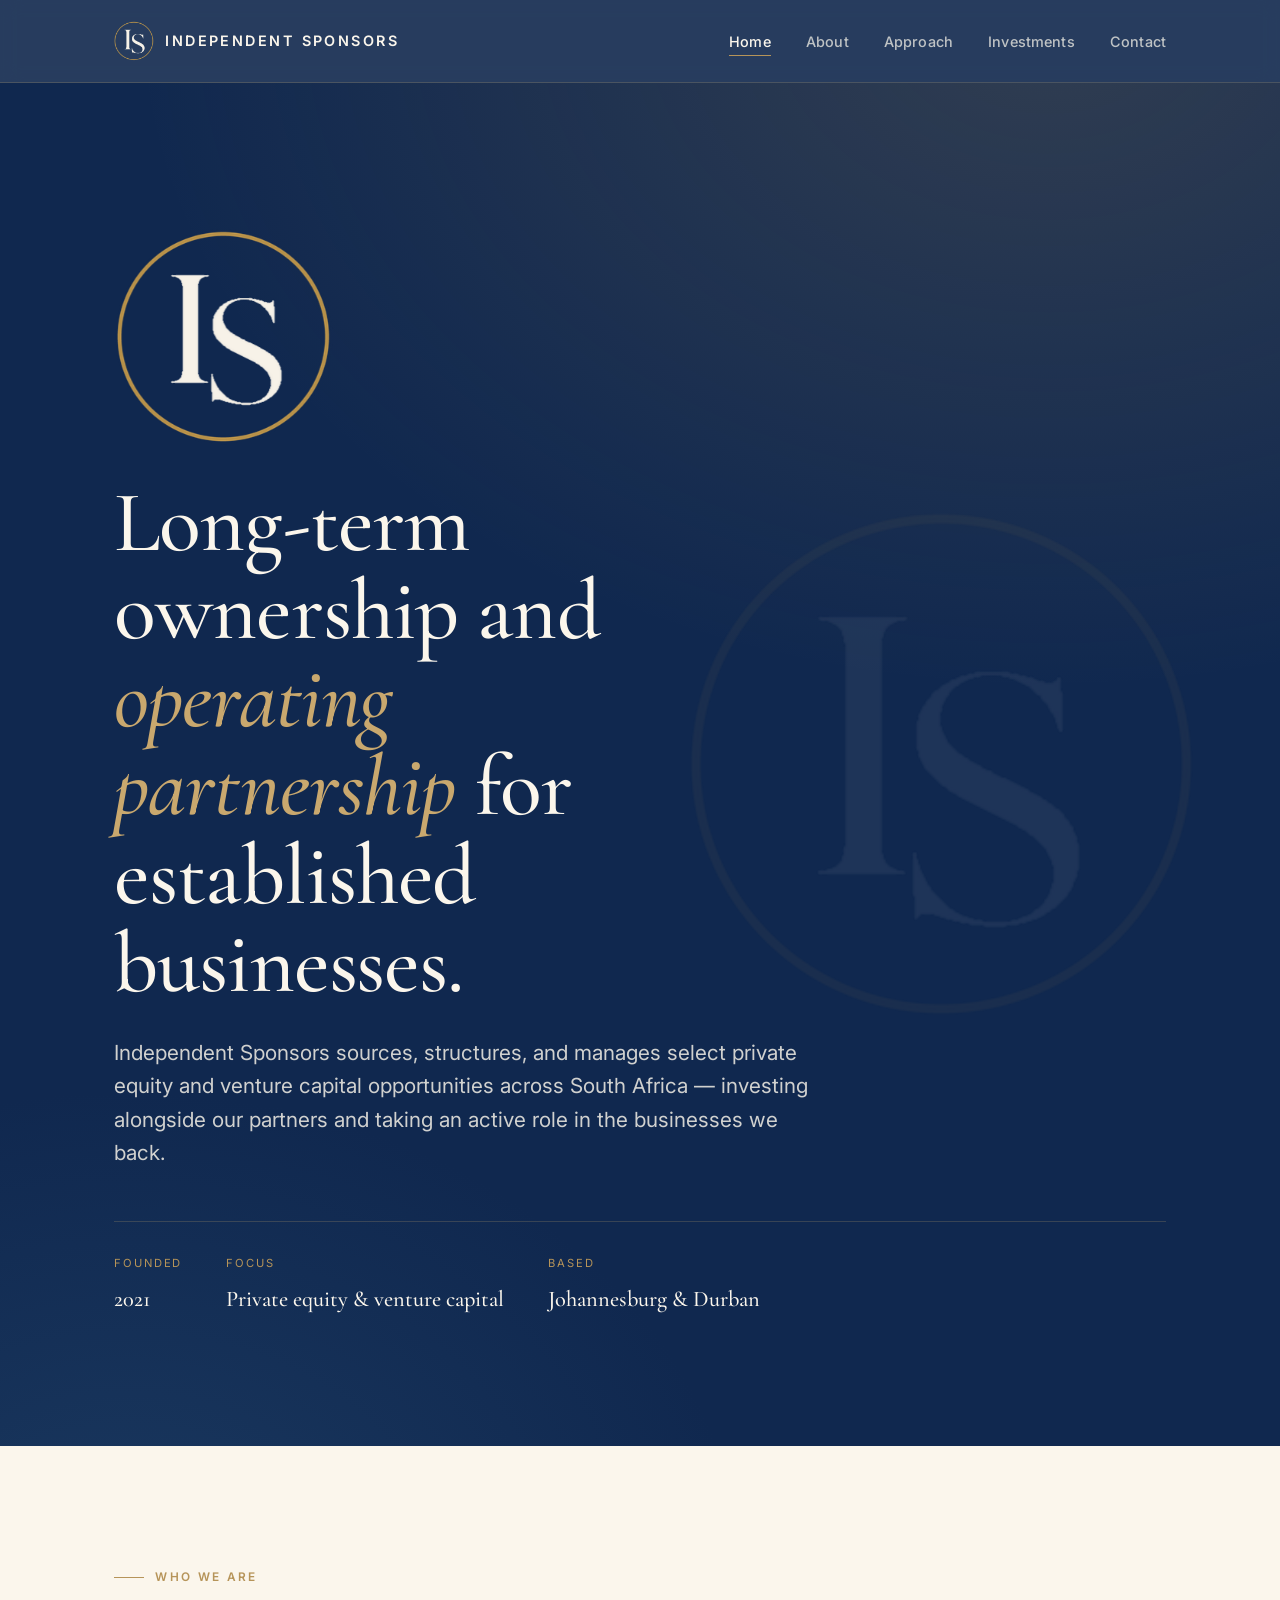
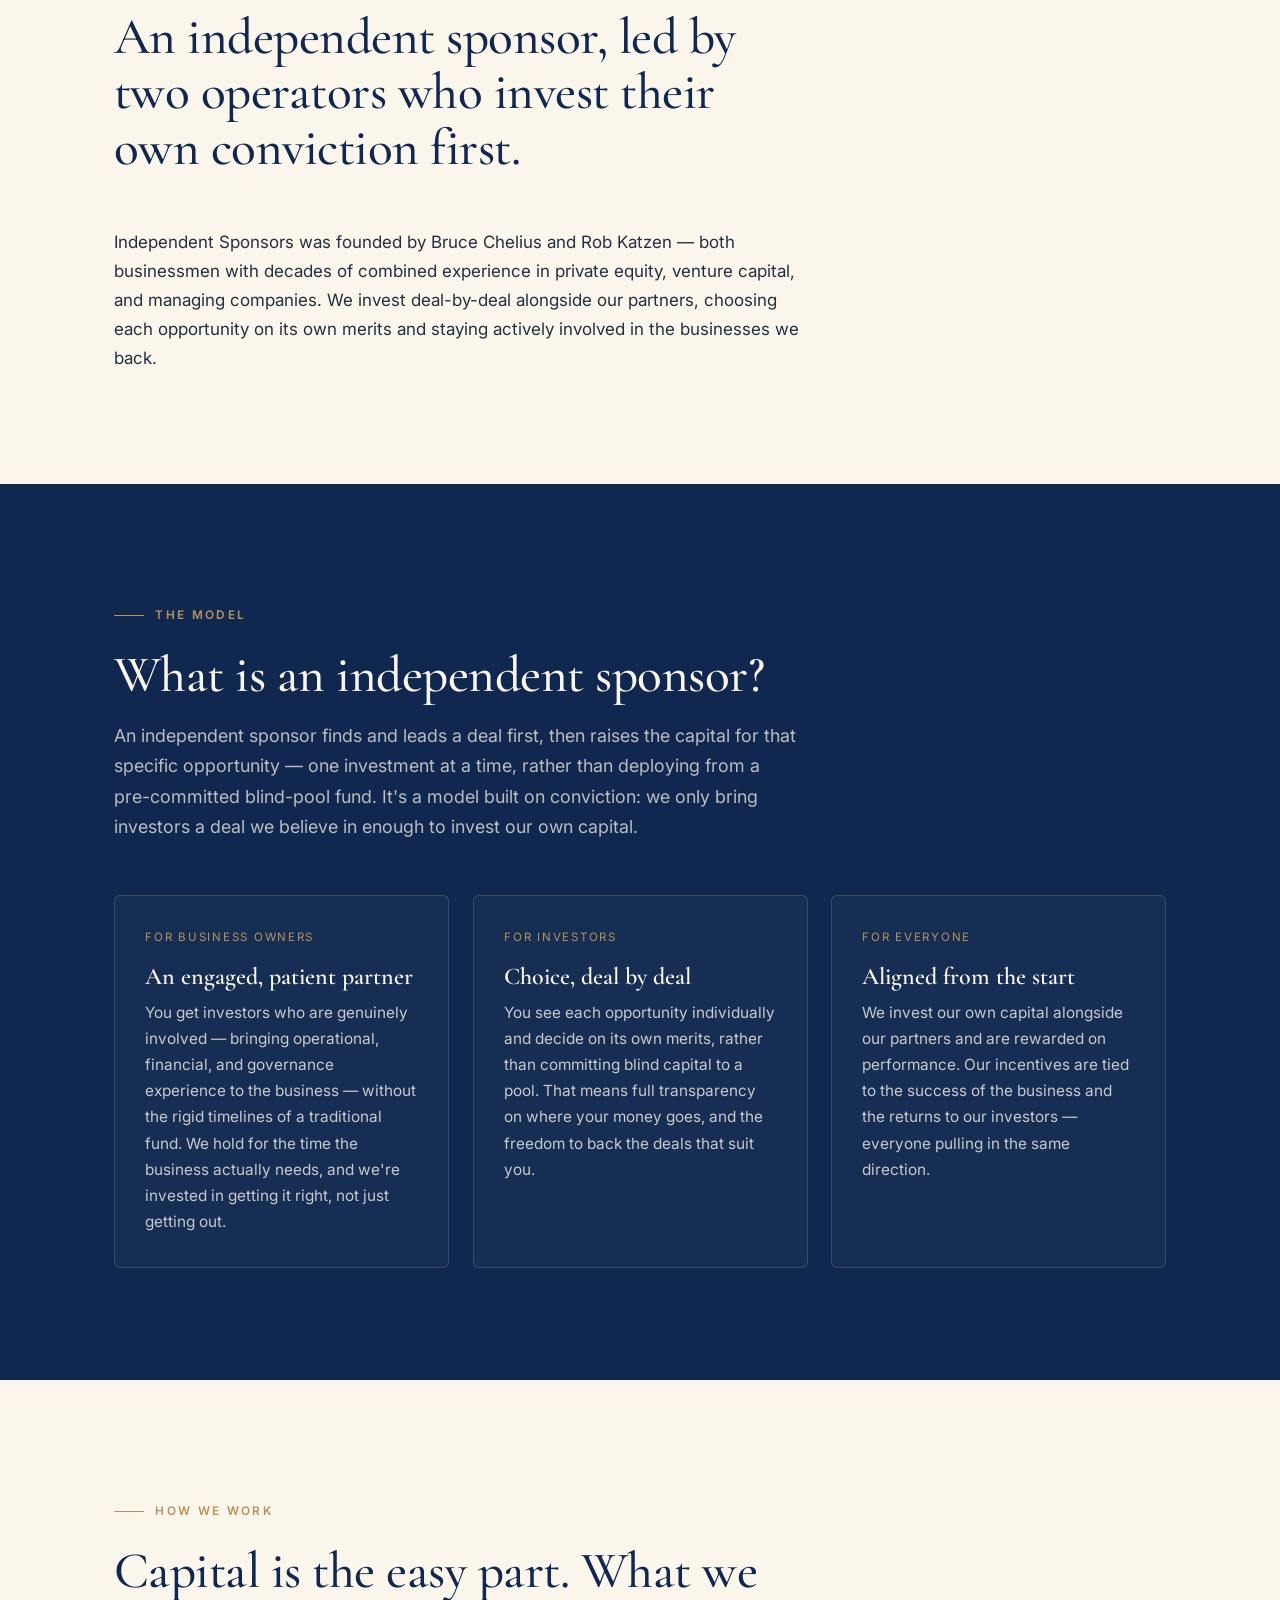
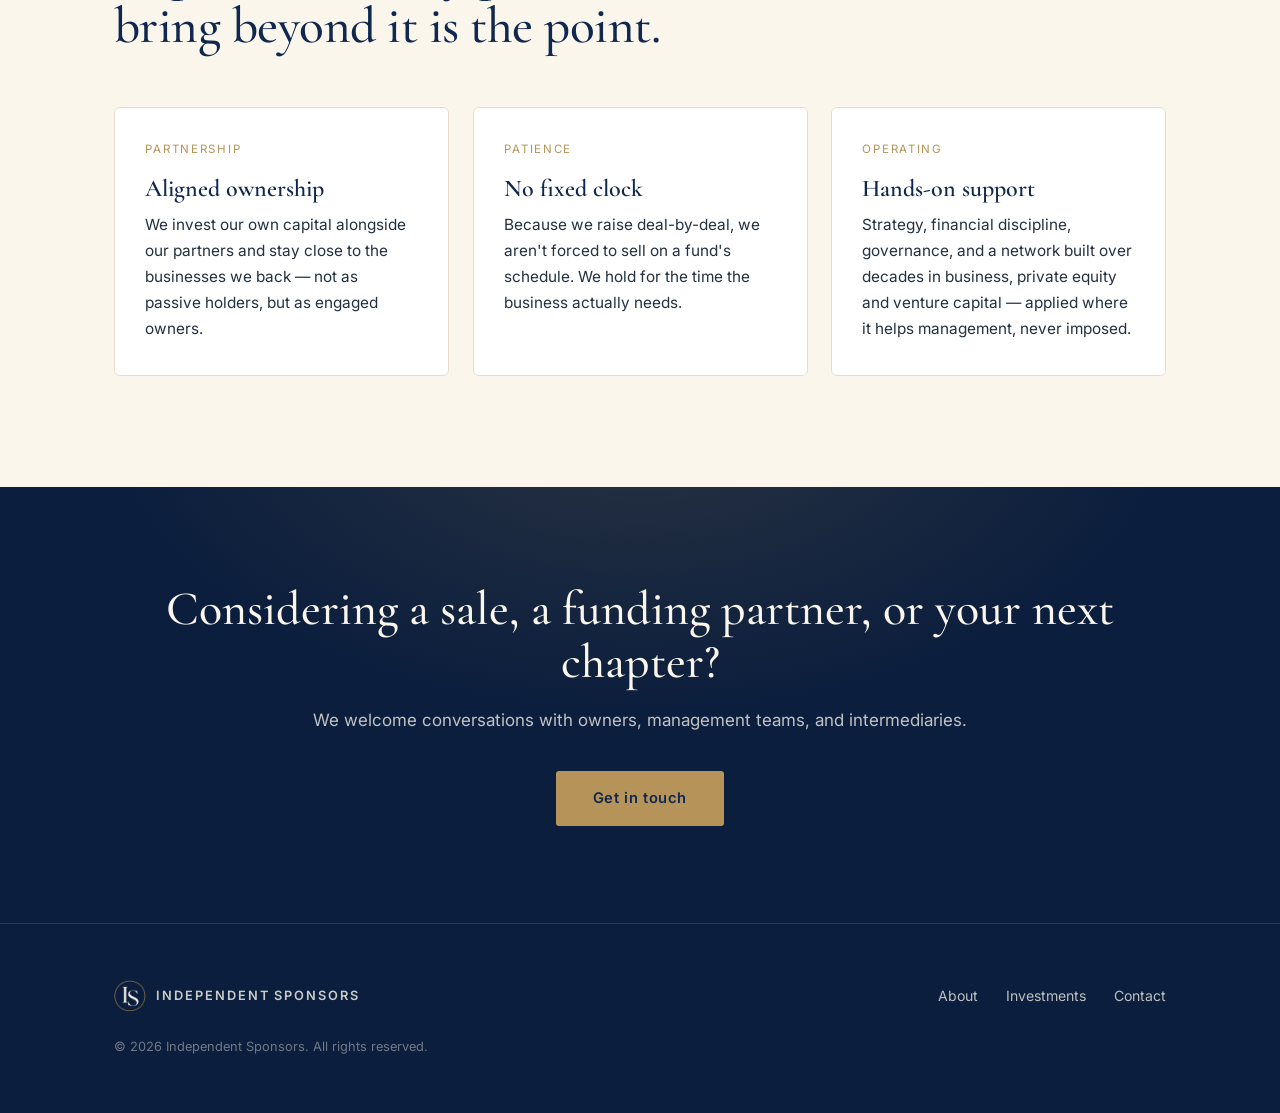
<file: index.html>
<!DOCTYPE html>
<html lang="en">
<head>
  <meta charset="UTF-8" />
  <meta name="viewport" content="width=device-width, initial-scale=1.0, viewport-fit=cover" />
  <title>Independent Sponsors</title>
  <meta name="description" content="Independent Sponsors is a private equity and venture capital investment firm founded by Bruce Chelius and Rob Katzen, backing select opportunities across South Africa." />
  <link rel="icon" href="images/logo-emblem.png" />
  <link rel="preconnect" href="https://fonts.googleapis.com" />
  <link rel="preconnect" href="https://fonts.gstatic.com" crossorigin />
  <link href="https://fonts.googleapis.com/css2?family=Cormorant+Garamond:ital,wght@0,400;0,500;0,600;1,400;1,500&family=Inter:wght@400;500;600&display=swap" rel="stylesheet" />
  <link rel="stylesheet" href="styles.css" />
</head>
<body>

  <header class="site-header">
    <div class="wrap nav">
      <a class="brand" href="index.html">
        <img class="emblem" src="images/logo-emblem-light.png" alt="" />
        <span class="wordmark">Independent Sponsors</span>
      </a>
      <button class="nav-toggle" aria-label="Menu" aria-expanded="false">&#9776;</button>
      <ul class="nav-links">
        <li><a href="index.html" aria-current="page">Home</a></li>
        <li><a href="about.html">About</a></li>
        <li><a href="approach.html">Approach</a></li>
        <li><a href="investments.html">Investments</a></li>
        <li><a href="contact.html">Contact</a></li>
      </ul>
    </div>
  </header>

  <!-- HERO -->
  <section class="hero">
    <img class="hero-mark" src="images/logo-emblem-light.png" alt="" aria-hidden="true" />
    <div class="wrap">
      <img class="hero-emblem reveal" src="images/logo-emblem-light.png" alt="Independent Sponsors emblem" />
      <h1 class="reveal d1">Long-term ownership and <span class="accent">operating partnership</span> for established businesses.</h1>
      <p class="lede reveal d2">Independent Sponsors sources, structures, and manages select private equity and venture capital opportunities across South Africa — investing alongside our partners and taking an active role in the businesses we back.</p>
      <dl class="hero-meta reveal d3">
        <div>
          <dt>Founded</dt>
          <dd>2021</dd>
        </div>
        <div>
          <dt>Focus</dt>
          <dd>Private equity &amp; venture capital</dd>
        </div>
        <div>
          <dt>Based</dt>
          <dd>Johannesburg &amp; Durban</dd>
        </div>
      </dl>
    </div>
  </section>

  <!-- WHO WE ARE -->
  <section class="sec-cream">
    <div class="wrap">
      <div class="section-head reveal">
        <span class="eyebrow">Who we are</span>
        <h2>An independent sponsor, led by two operators who invest their own conviction first.</h2>
      </div>
      <div class="prose reveal d1">
        <p>Independent Sponsors was founded by Bruce Chelius and Rob Katzen — both businessmen with decades of combined experience in private equity, venture capital, and managing companies. We invest deal-by-deal alongside our partners, choosing each opportunity on its own merits and staying actively involved in the businesses we back.</p>
      </div>
    </div>
  </section>

  <!-- WHAT IS AN INDEPENDENT SPONSOR -->
  <section class="sec-navy">
    <div class="wrap">
      <div class="section-head reveal">
        <span class="eyebrow">The model</span>
        <h2>What is an independent sponsor?</h2>
        <p>An independent sponsor finds and leads a deal first, then raises the capital for that specific opportunity — one investment at a time, rather than deploying from a pre-committed blind-pool fund. It's a model built on conviction: we only bring investors a deal we believe in enough to invest our own capital.</p>
      </div>
      <div class="cards">
        <div class="card reveal d1">
          <div class="kicker">For business owners</div>
          <h3>An engaged, patient partner</h3>
          <p>You get investors who are genuinely involved — bringing operational, financial, and governance experience to the business — without the rigid timelines of a traditional fund. We hold for the time the business actually needs, and we're invested in getting it right, not just getting out.</p>
        </div>
        <div class="card reveal d2">
          <div class="kicker">For investors</div>
          <h3>Choice, deal by deal</h3>
          <p>You see each opportunity individually and decide on its own merits, rather than committing blind capital to a pool. That means full transparency on where your money goes, and the freedom to back the deals that suit you.</p>
        </div>
        <div class="card reveal d3">
          <div class="kicker">For everyone</div>
          <h3>Aligned from the start</h3>
          <p>We invest our own capital alongside our partners and are rewarded on performance. Our incentives are tied to the success of the business and the returns to our investors — everyone pulling in the same direction.</p>
        </div>
      </div>
    </div>
  </section>

  <!-- HOW WE WORK -->
  <section class="sec-cream">
    <div class="wrap">
      <div class="section-head reveal">
        <span class="eyebrow">How we work</span>
        <h2>Capital is the easy part. What we bring beyond it is the point.</h2>
      </div>
      <div class="cards">
        <div class="card reveal d1">
          <div class="kicker">Partnership</div>
          <h3>Aligned ownership</h3>
          <p>We invest our own capital alongside our partners and stay close to the businesses we back — not as passive holders, but as engaged owners.</p>
        </div>
        <div class="card reveal d2">
          <div class="kicker">Patience</div>
          <h3>No fixed clock</h3>
          <p>Because we raise deal-by-deal, we aren't forced to sell on a fund's schedule. We hold for the time the business actually needs.</p>
        </div>
        <div class="card reveal d3">
          <div class="kicker">Operating</div>
          <h3>Hands-on support</h3>
          <p>Strategy, financial discipline, governance, and a network built over decades in business, private equity and venture capital — applied where it helps management, never imposed.</p>
        </div>
      </div>
    </div>
  </section>

  <!-- CTA -->
  <section class="cta-band">
    <div class="wrap">
      <h2 class="reveal">Considering a sale, a funding partner, or your next chapter?</h2>
      <p class="reveal d1">We welcome conversations with owners, management teams, and intermediaries.</p>
      <a class="btn reveal d2" href="contact.html">Get in touch</a>
    </div>
  </section>

  <footer class="site-footer">
    <div class="wrap footer-inner">
      <div class="footer-brand">
        <img class="emblem" src="images/logo-emblem-light.png" alt="" />
        <span>Independent Sponsors</span>
      </div>
      <ul class="footer-links">
        <li><a href="about.html">About</a></li>
        <li><a href="investments.html">Investments</a></li>
        <li><a href="contact.html">Contact</a></li>
      </ul>
    </div>
    <div class="wrap" style="margin-top:1.5rem;font-size:0.8rem;opacity:0.7">&copy; <span id="year"></span> Independent Sponsors. All rights reserved.</div>
  </footer>

  <script src="main.js"></script>
  <script>document.getElementById("year").textContent = new Date().getFullYear();</script>
</body>
</html>
</file>
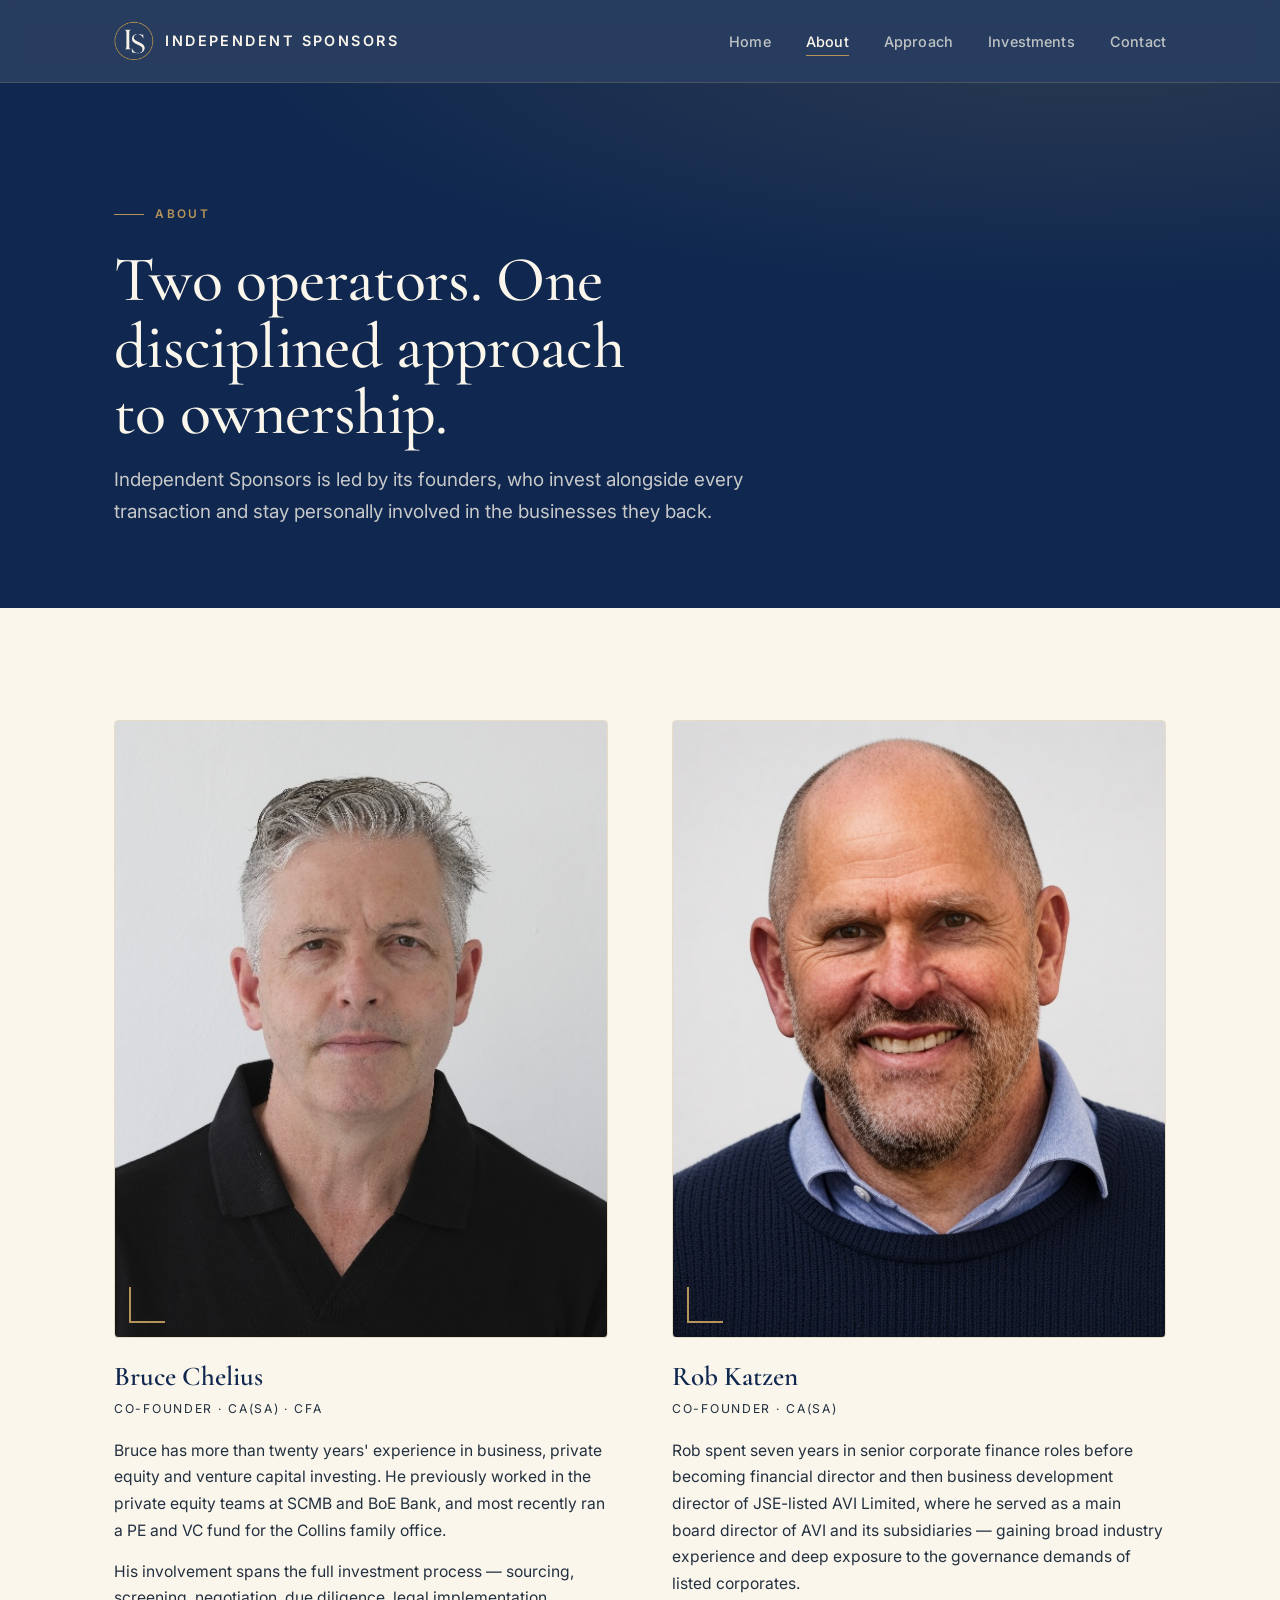
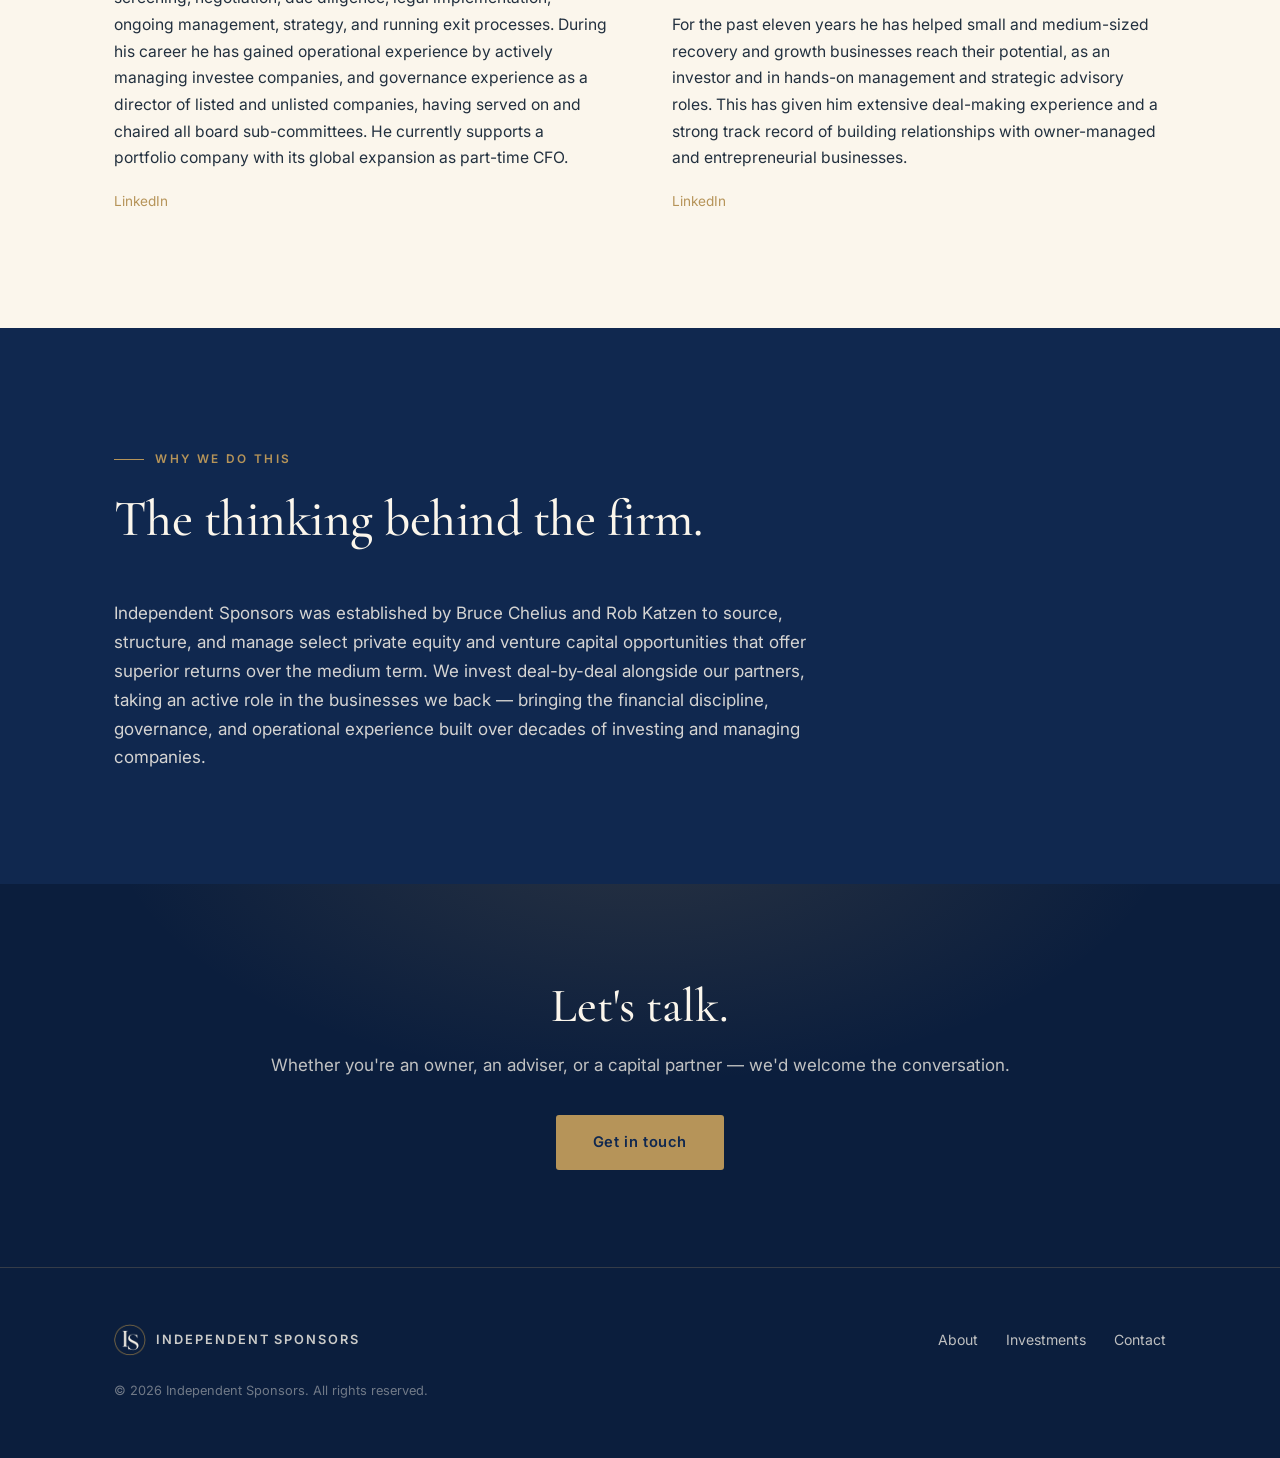
<file: about.html>
<!DOCTYPE html>
<html lang="en">
<head>
  <meta charset="UTF-8" />
  <meta name="viewport" content="width=device-width, initial-scale=1.0, viewport-fit=cover" />
  <title>About — Independent Sponsors</title>
  <meta name="description" content="Meet the principals behind Independent Sponsors, led by Bruce Chelius and Rob Katzen." />
  <link rel="icon" href="images/logo-emblem.png" />
  <link rel="preconnect" href="https://fonts.googleapis.com" />
  <link rel="preconnect" href="https://fonts.gstatic.com" crossorigin />
  <link href="https://fonts.googleapis.com/css2?family=Cormorant+Garamond:ital,wght@0,400;0,500;0,600;1,400;1,500&family=Inter:wght@400;500;600&display=swap" rel="stylesheet" />
  <link rel="stylesheet" href="styles.css" />
</head>
<body>

  <header class="site-header">
    <div class="wrap nav">
      <a class="brand" href="index.html">
        <img class="emblem" src="images/logo-emblem-light.png" alt="" />
        <span class="wordmark">Independent Sponsors</span>
      </a>
      <button class="nav-toggle" aria-label="Menu" aria-expanded="false">&#9776;</button>
      <ul class="nav-links">
        <li><a href="index.html">Home</a></li>
        <li><a href="about.html" aria-current="page">About</a></li>
        <li><a href="approach.html">Approach</a></li>
        <li><a href="investments.html">Investments</a></li>
        <li><a href="contact.html">Contact</a></li>
      </ul>
    </div>
  </header>

  <div class="page-intro">
    <div class="wrap">
      <span class="eyebrow reveal">About</span>
      <h1 class="reveal d1">Two operators. One disciplined approach to ownership.</h1>
      <p class="reveal d2">Independent Sponsors is led by its founders, who invest alongside every transaction and stay personally involved in the businesses they back.</p>
    </div>
  </div>

  <section class="sec-cream">
    <div class="wrap">
      <div class="people">

        <article class="person reveal">
          <div class="portrait" style="background-image:url('images/bruce.jpeg')"></div>
          <h3>Bruce Chelius</h3>
          <p class="role">Co-Founder · CA(SA) · CFA</p>
          <p>Bruce has more than twenty years' experience in business, private equity and venture capital investing. He previously worked in the private equity teams at SCMB and BoE Bank, and most recently ran a PE and VC fund for the Collins family office.</p>
          <p>His involvement spans the full investment process — sourcing, screening, negotiation, due diligence, legal implementation, ongoing management, strategy, and running exit processes. During his career he has gained operational experience by actively managing investee companies, and governance experience as a director of listed and unlisted companies, having served on and chaired all board sub-committees. He currently supports a portfolio company with its global expansion as part-time CFO.</p>
          <a class="profile" href="https://www.linkedin.com/in/bruce-chelius-5557068" target="_blank" rel="noopener">LinkedIn</a>
        </article>

        <article class="person reveal d2">
          <div class="portrait" style="background-image:url('images/rob.jpeg')"></div>
          <h3>Rob Katzen</h3>
          <p class="role">Co-Founder · CA(SA)</p>
          <p>Rob spent seven years in senior corporate finance roles before becoming financial director and then business development director of JSE-listed AVI Limited, where he served as a main board director of AVI and its subsidiaries — gaining broad industry experience and deep exposure to the governance demands of listed corporates.</p>
          <p>For the past eleven years he has helped small and medium-sized recovery and growth businesses reach their potential, as an investor and in hands-on management and strategic advisory roles. This has given him extensive deal-making experience and a strong track record of building relationships with owner-managed and entrepreneurial businesses.</p>
          <a class="profile" href="https://www.linkedin.com/in/robert-katzen-3716014b" target="_blank" rel="noopener">LinkedIn</a>
        </article>

      </div>
    </div>
  </section>

  <section class="sec-navy">
    <div class="wrap">
      <div class="section-head reveal">
        <span class="eyebrow">Why we do this</span>
        <h2>The thinking behind the firm.</h2>
      </div>
      <div class="prose reveal d1">
        <p>Independent Sponsors was established by Bruce Chelius and Rob Katzen to source, structure, and manage select private equity and venture capital opportunities that offer superior returns over the medium term. We invest deal-by-deal alongside our partners, taking an active role in the businesses we back — bringing the financial discipline, governance, and operational experience built over decades of investing and managing companies.</p>
      </div>
    </div>
  </section>

  <section class="cta-band">
    <div class="wrap">
      <h2 class="reveal">Let's talk.</h2>
      <p class="reveal d1">Whether you're an owner, an adviser, or a capital partner — we'd welcome the conversation.</p>
      <a class="btn reveal d2" href="contact.html">Get in touch</a>
    </div>
  </section>

  <footer class="site-footer">
    <div class="wrap footer-inner">
      <div class="footer-brand">
        <img class="emblem" src="images/logo-emblem-light.png" alt="" />
        <span>Independent Sponsors</span>
      </div>
      <ul class="footer-links">
        <li><a href="about.html">About</a></li>
        <li><a href="investments.html">Investments</a></li>
        <li><a href="contact.html">Contact</a></li>
      </ul>
    </div>
    <div class="wrap" style="margin-top:1.5rem;font-size:0.8rem;opacity:0.7">&copy; <span id="year"></span> Independent Sponsors. All rights reserved.</div>
  </footer>

  <script src="main.js"></script>
  <script>document.getElementById("year").textContent = new Date().getFullYear();</script>
</body>
</html>
</file>
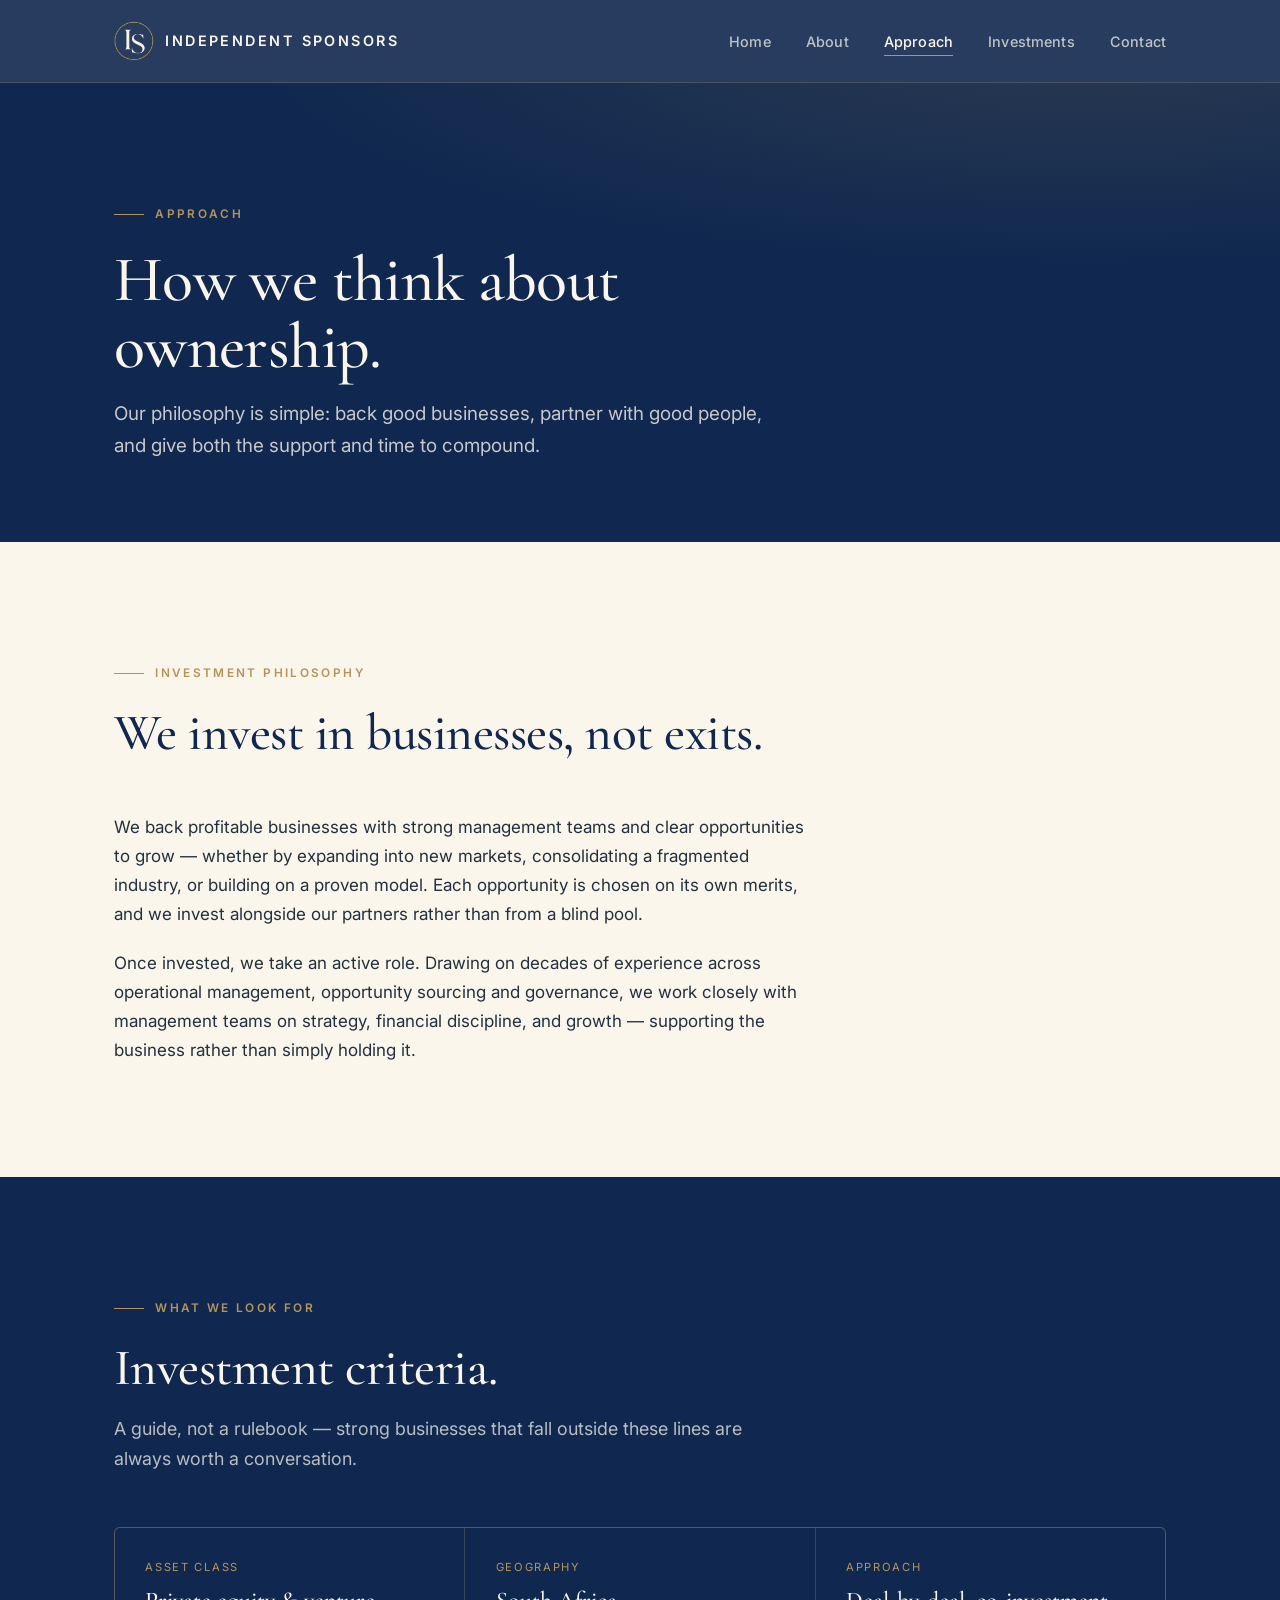
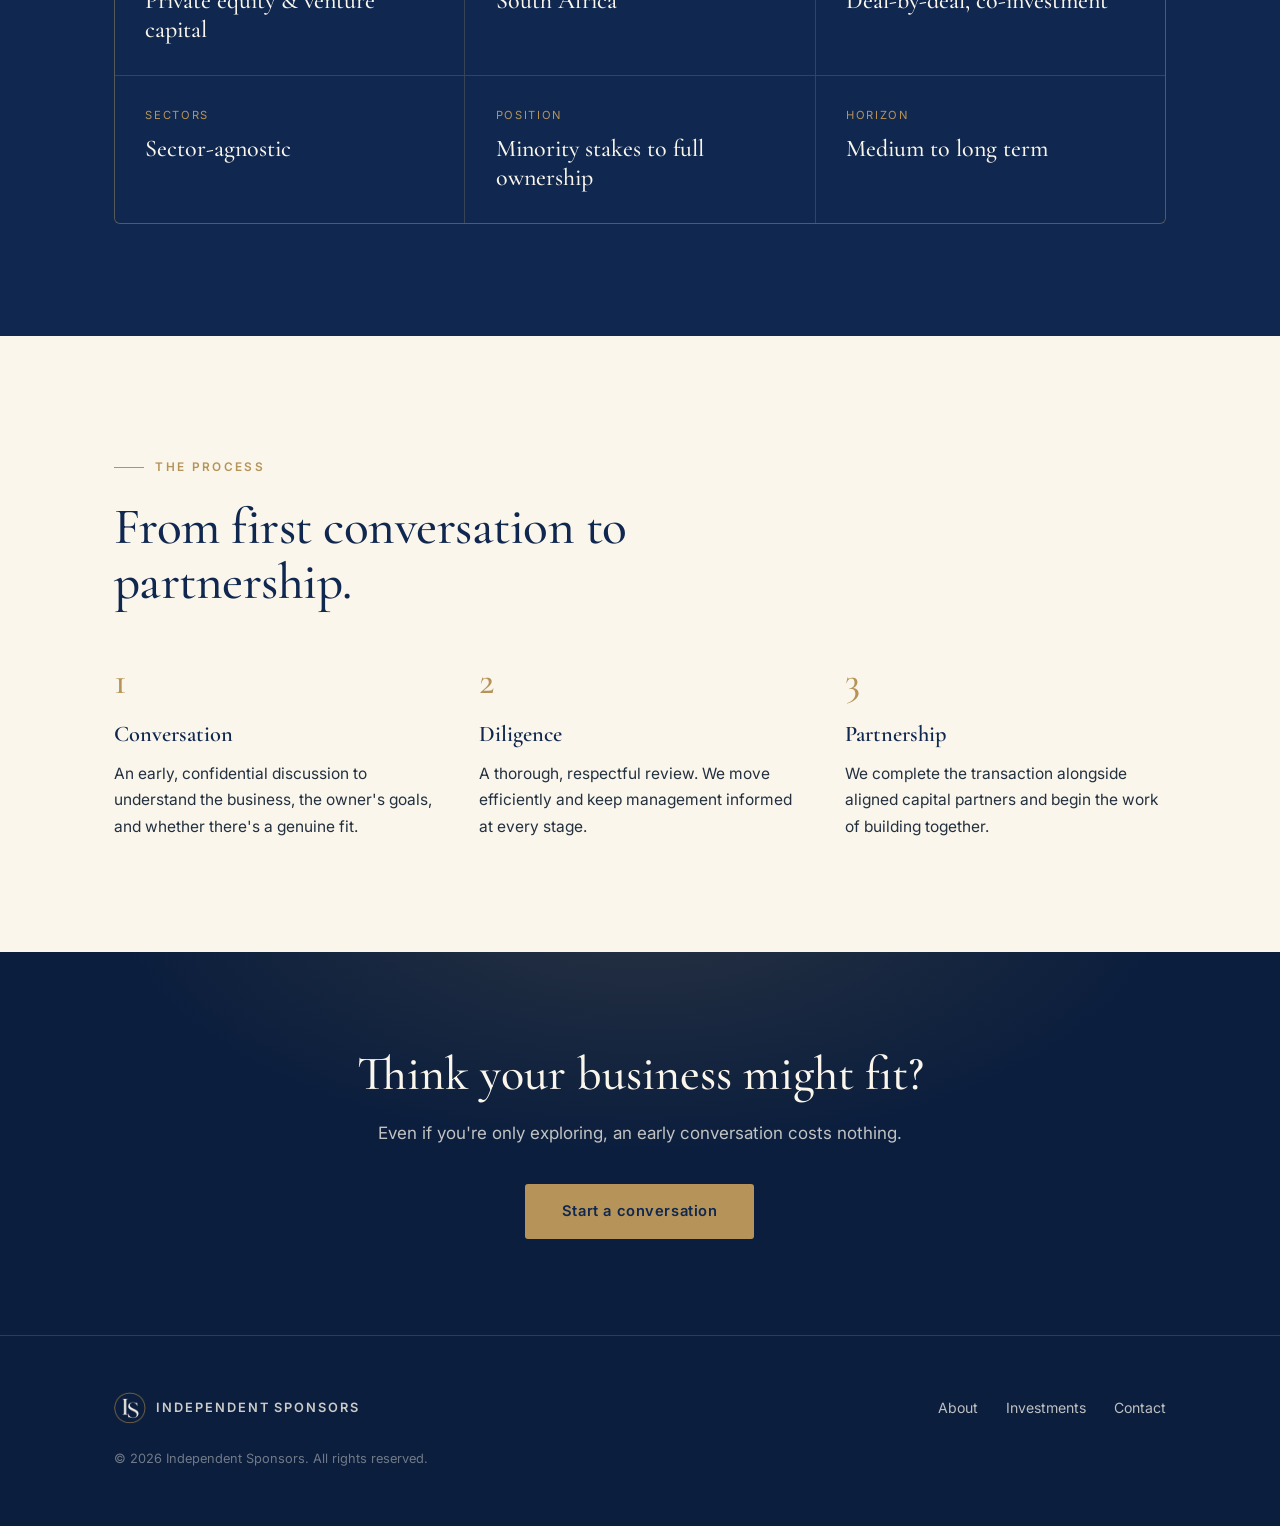
<file: approach.html>
<!DOCTYPE html>
<html lang="en">
<head>
  <meta charset="UTF-8" />
  <meta name="viewport" content="width=device-width, initial-scale=1.0, viewport-fit=cover" />
  <title>Approach — Independent Sponsors</title>
  <meta name="description" content="The investment philosophy and criteria of Independent Sponsors." />
  <link rel="icon" href="images/logo-emblem.png" />
  <link rel="preconnect" href="https://fonts.googleapis.com" />
  <link rel="preconnect" href="https://fonts.gstatic.com" crossorigin />
  <link href="https://fonts.googleapis.com/css2?family=Cormorant+Garamond:ital,wght@0,400;0,500;0,600;1,400;1,500&family=Inter:wght@400;500;600&display=swap" rel="stylesheet" />
  <link rel="stylesheet" href="styles.css" />
</head>
<body>

  <header class="site-header">
    <div class="wrap nav">
      <a class="brand" href="index.html">
        <img class="emblem" src="images/logo-emblem-light.png" alt="" />
        <span class="wordmark">Independent Sponsors</span>
      </a>
      <button class="nav-toggle" aria-label="Menu" aria-expanded="false">&#9776;</button>
      <ul class="nav-links">
        <li><a href="index.html">Home</a></li>
        <li><a href="about.html">About</a></li>
        <li><a href="approach.html" aria-current="page">Approach</a></li>
        <li><a href="investments.html">Investments</a></li>
        <li><a href="contact.html">Contact</a></li>
      </ul>
    </div>
  </header>

  <div class="page-intro">
    <div class="wrap">
      <span class="eyebrow reveal">Approach</span>
      <h1 class="reveal d1">How we think about ownership.</h1>
      <p class="reveal d2">Our philosophy is simple: back good businesses, partner with good people, and give both the support and time to compound.</p>
    </div>
  </div>

  <section class="sec-cream">
    <div class="wrap">
      <div class="section-head reveal">
        <span class="eyebrow">Investment philosophy</span>
        <h2>We invest in businesses, not exits.</h2>
      </div>
      <div class="prose reveal d1">
        <p>We back profitable businesses with strong management teams and clear opportunities to grow — whether by expanding into new markets, consolidating a fragmented industry, or building on a proven model. Each opportunity is chosen on its own merits, and we invest alongside our partners rather than from a blind pool.</p>
        <p>Once invested, we take an active role. Drawing on decades of experience across operational management, opportunity sourcing and governance, we work closely with management teams on strategy, financial discipline, and growth — supporting the business rather than simply holding it.</p>
      </div>
    </div>
  </section>

  <section class="sec-navy">
    <div class="wrap">
      <div class="section-head reveal">
        <span class="eyebrow">What we look for</span>
        <h2>Investment criteria.</h2>
        <p>A guide, not a rulebook — strong businesses that fall outside these lines are always worth a conversation.</p>
      </div>
      <dl class="facts reveal d1">
        <div><dt>Asset class</dt><dd>Private equity &amp; venture capital</dd></div>
        <div><dt>Geography</dt><dd>South Africa</dd></div>
        <div><dt>Approach</dt><dd>Deal-by-deal, co-investment</dd></div>
        <div><dt>Sectors</dt><dd>Sector-agnostic</dd></div>
        <div><dt>Position</dt><dd>Minority stakes to full ownership</dd></div>
        <div><dt>Horizon</dt><dd>Medium to long term</dd></div>
      </dl>
    </div>
  </section>

  <section class="sec-cream">
    <div class="wrap">
      <div class="section-head reveal">
        <span class="eyebrow">The process</span>
        <h2>From first conversation to partnership.</h2>
      </div>
      <div class="steps">
        <div class="step reveal d1">
          <span class="num">1</span>
          <h3>Conversation</h3>
          <p>An early, confidential discussion to understand the business, the owner's goals, and whether there's a genuine fit.</p>
        </div>
        <div class="step reveal d2">
          <span class="num">2</span>
          <h3>Diligence</h3>
          <p>A thorough, respectful review. We move efficiently and keep management informed at every stage.</p>
        </div>
        <div class="step reveal d3">
          <span class="num">3</span>
          <h3>Partnership</h3>
          <p>We complete the transaction alongside aligned capital partners and begin the work of building together.</p>
        </div>
      </div>
    </div>
  </section>

  <section class="cta-band">
    <div class="wrap">
      <h2 class="reveal">Think your business might fit?</h2>
      <p class="reveal d1">Even if you're only exploring, an early conversation costs nothing.</p>
      <a class="btn reveal d2" href="contact.html">Start a conversation</a>
    </div>
  </section>

  <footer class="site-footer">
    <div class="wrap footer-inner">
      <div class="footer-brand">
        <img class="emblem" src="images/logo-emblem-light.png" alt="" />
        <span>Independent Sponsors</span>
      </div>
      <ul class="footer-links">
        <li><a href="about.html">About</a></li>
        <li><a href="investments.html">Investments</a></li>
        <li><a href="contact.html">Contact</a></li>
      </ul>
    </div>
    <div class="wrap" style="margin-top:1.5rem;font-size:0.8rem;opacity:0.7">&copy; <span id="year"></span> Independent Sponsors. All rights reserved.</div>
  </footer>

  <script src="main.js"></script>
  <script>document.getElementById("year").textContent = new Date().getFullYear();</script>
</body>
</html>
</file>
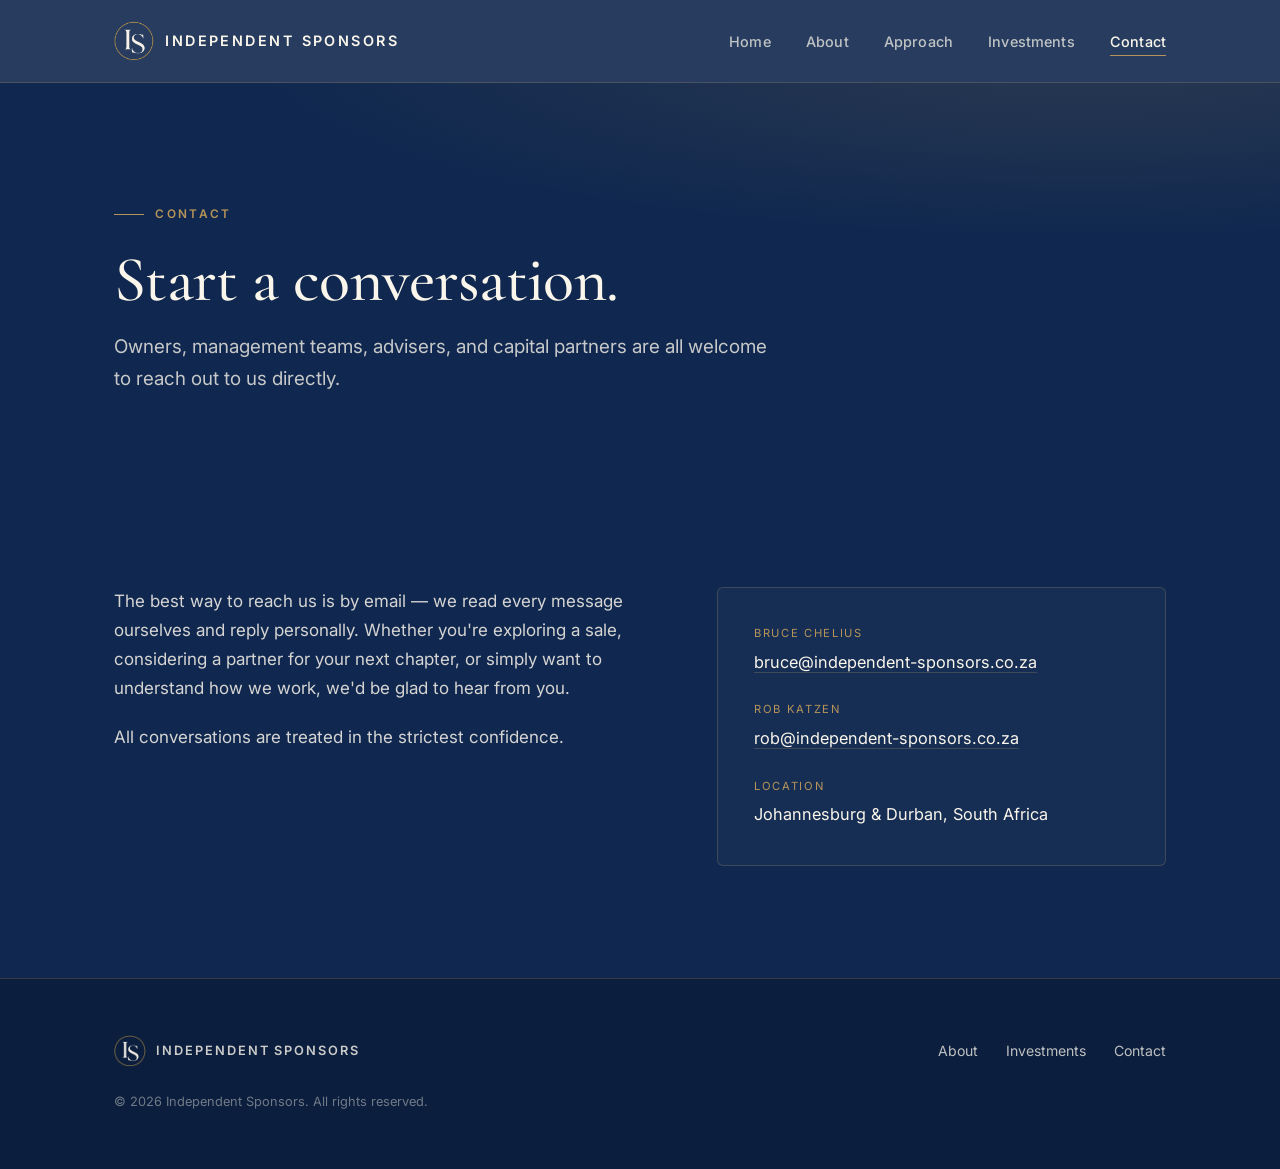
<file: contact.html>
<!DOCTYPE html>
<html lang="en">
<head>
  <meta charset="UTF-8" />
  <meta name="viewport" content="width=device-width, initial-scale=1.0, viewport-fit=cover" />
  <title>Contact — Independent Sponsors</title>
  <meta name="description" content="Get in touch with Independent Sponsors." />
  <link rel="icon" href="images/logo-emblem.png" />
  <link rel="preconnect" href="https://fonts.googleapis.com" />
  <link rel="preconnect" href="https://fonts.gstatic.com" crossorigin />
  <link href="https://fonts.googleapis.com/css2?family=Cormorant+Garamond:ital,wght@0,400;0,500;0,600;1,400;1,500&family=Inter:wght@400;500;600&display=swap" rel="stylesheet" />
  <link rel="stylesheet" href="styles.css" />
</head>
<body>

  <header class="site-header">
    <div class="wrap nav">
      <a class="brand" href="index.html">
        <img class="emblem" src="images/logo-emblem-light.png" alt="" />
        <span class="wordmark">Independent Sponsors</span>
      </a>
      <button class="nav-toggle" aria-label="Menu" aria-expanded="false">&#9776;</button>
      <ul class="nav-links">
        <li><a href="index.html">Home</a></li>
        <li><a href="about.html">About</a></li>
        <li><a href="approach.html">Approach</a></li>
        <li><a href="investments.html">Investments</a></li>
        <li><a href="contact.html" aria-current="page">Contact</a></li>
      </ul>
    </div>
  </header>

  <div class="page-intro">
    <div class="wrap">
      <span class="eyebrow reveal">Contact</span>
      <h1 class="reveal d1">Start a conversation.</h1>
      <p class="reveal d2">Owners, management teams, advisers, and capital partners are all welcome to reach out to us directly.</p>
    </div>
  </div>

  <section class="sec-navy">
    <div class="wrap">
      <div class="contact-grid">
        <div class="prose reveal">
          <p>The best way to reach us is by email — we read every message ourselves and reply personally. Whether you're exploring a sale, considering a partner for your next chapter, or simply want to understand how we work, we'd be glad to hear from you.</p>
          <p>All conversations are treated in the strictest confidence.</p>
        </div>
        <div class="contact-card reveal d2">
          <dl>
            <div>
              <dt>Bruce Chelius</dt>
              <dd><a href="mailto:bruce@independent-sponsors.co.za">bruce@independent-sponsors.co.za</a></dd>
            </div>
            <div>
              <dt>Rob Katzen</dt>
              <dd><a href="mailto:rob@independent-sponsors.co.za">rob@independent-sponsors.co.za</a></dd>
            </div>
            <div>
              <dt>Location</dt>
              <dd>Johannesburg &amp; Durban, South Africa</dd>
            </div>
          </dl>
        </div>
      </div>
    </div>
  </section>

  <footer class="site-footer">
    <div class="wrap footer-inner">
      <div class="footer-brand">
        <img class="emblem" src="images/logo-emblem-light.png" alt="" />
        <span>Independent Sponsors</span>
      </div>
      <ul class="footer-links">
        <li><a href="about.html">About</a></li>
        <li><a href="investments.html">Investments</a></li>
        <li><a href="contact.html">Contact</a></li>
      </ul>
    </div>
    <div class="wrap" style="margin-top:1.5rem;font-size:0.8rem;opacity:0.7">&copy; <span id="year"></span> Independent Sponsors. All rights reserved.</div>
  </footer>

  <script src="main.js"></script>
  <script>document.getElementById("year").textContent = new Date().getFullYear();</script>
</body>
</html>
</file>
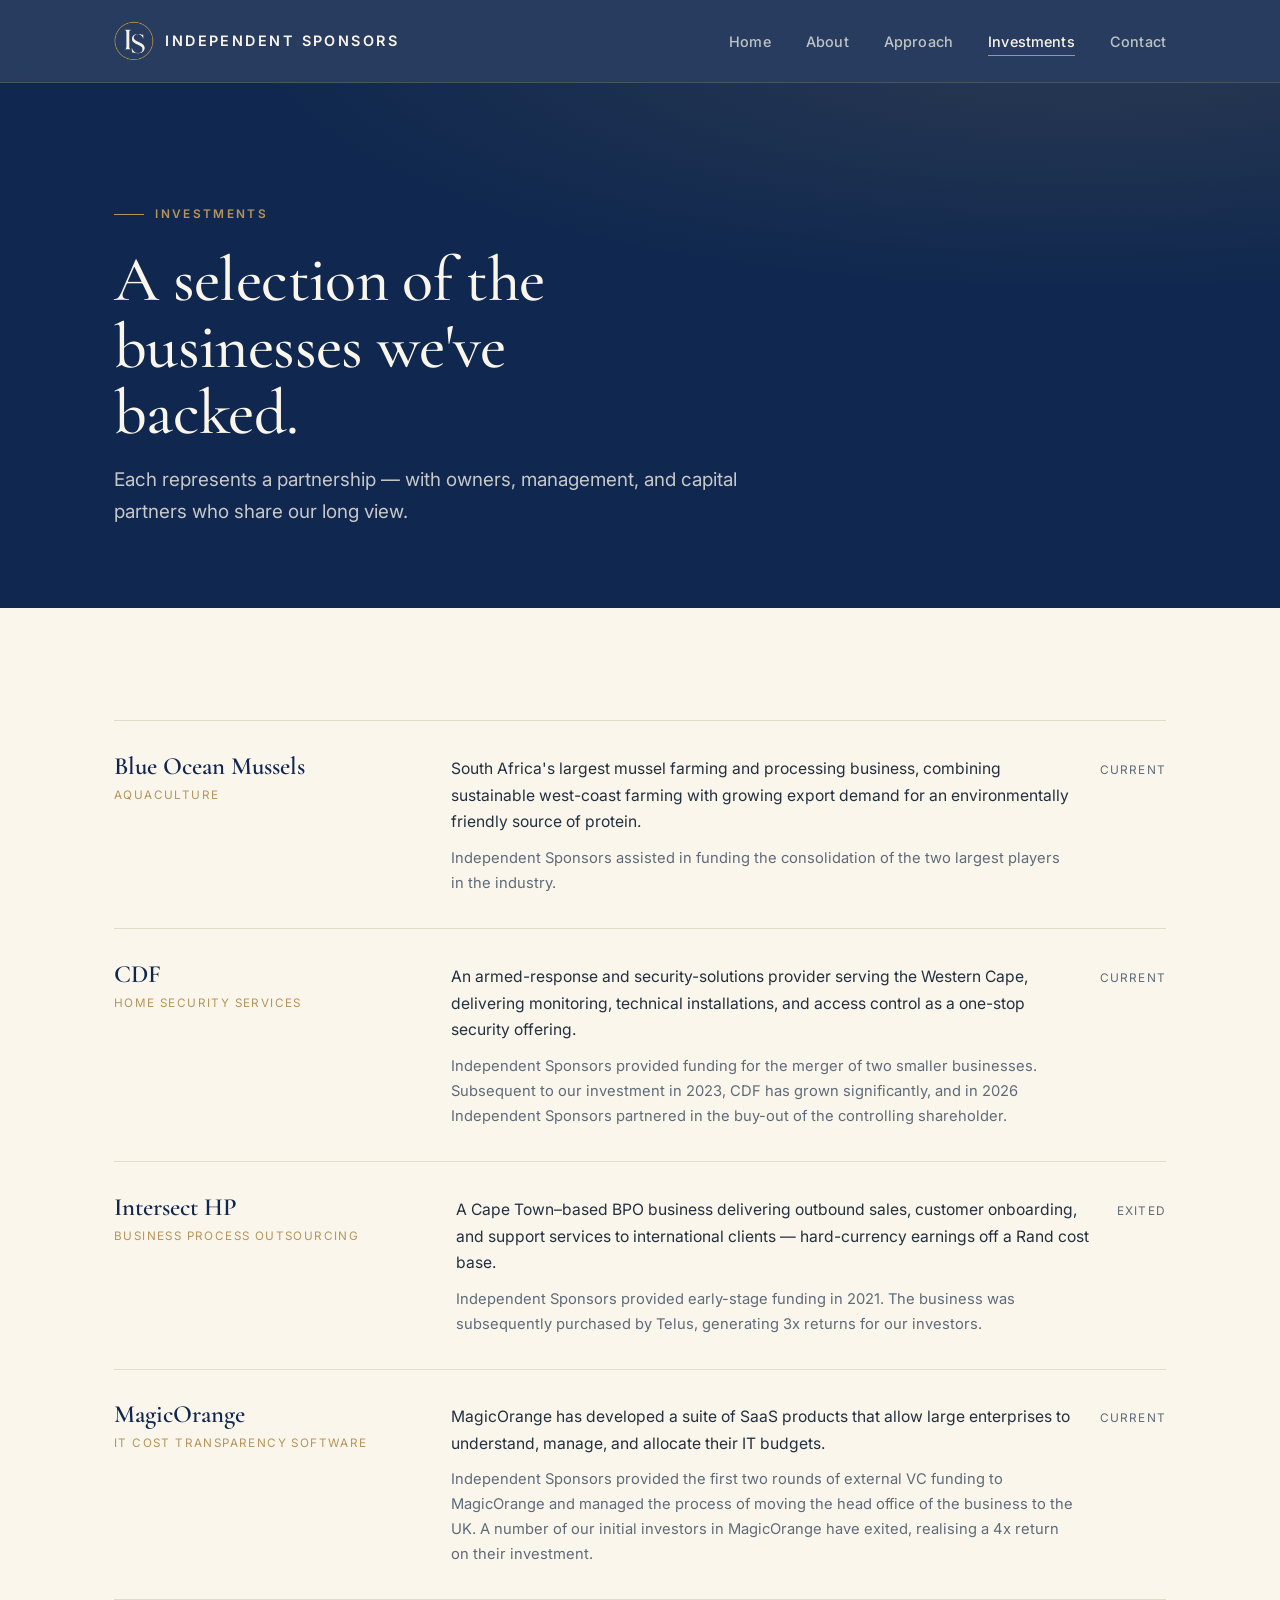
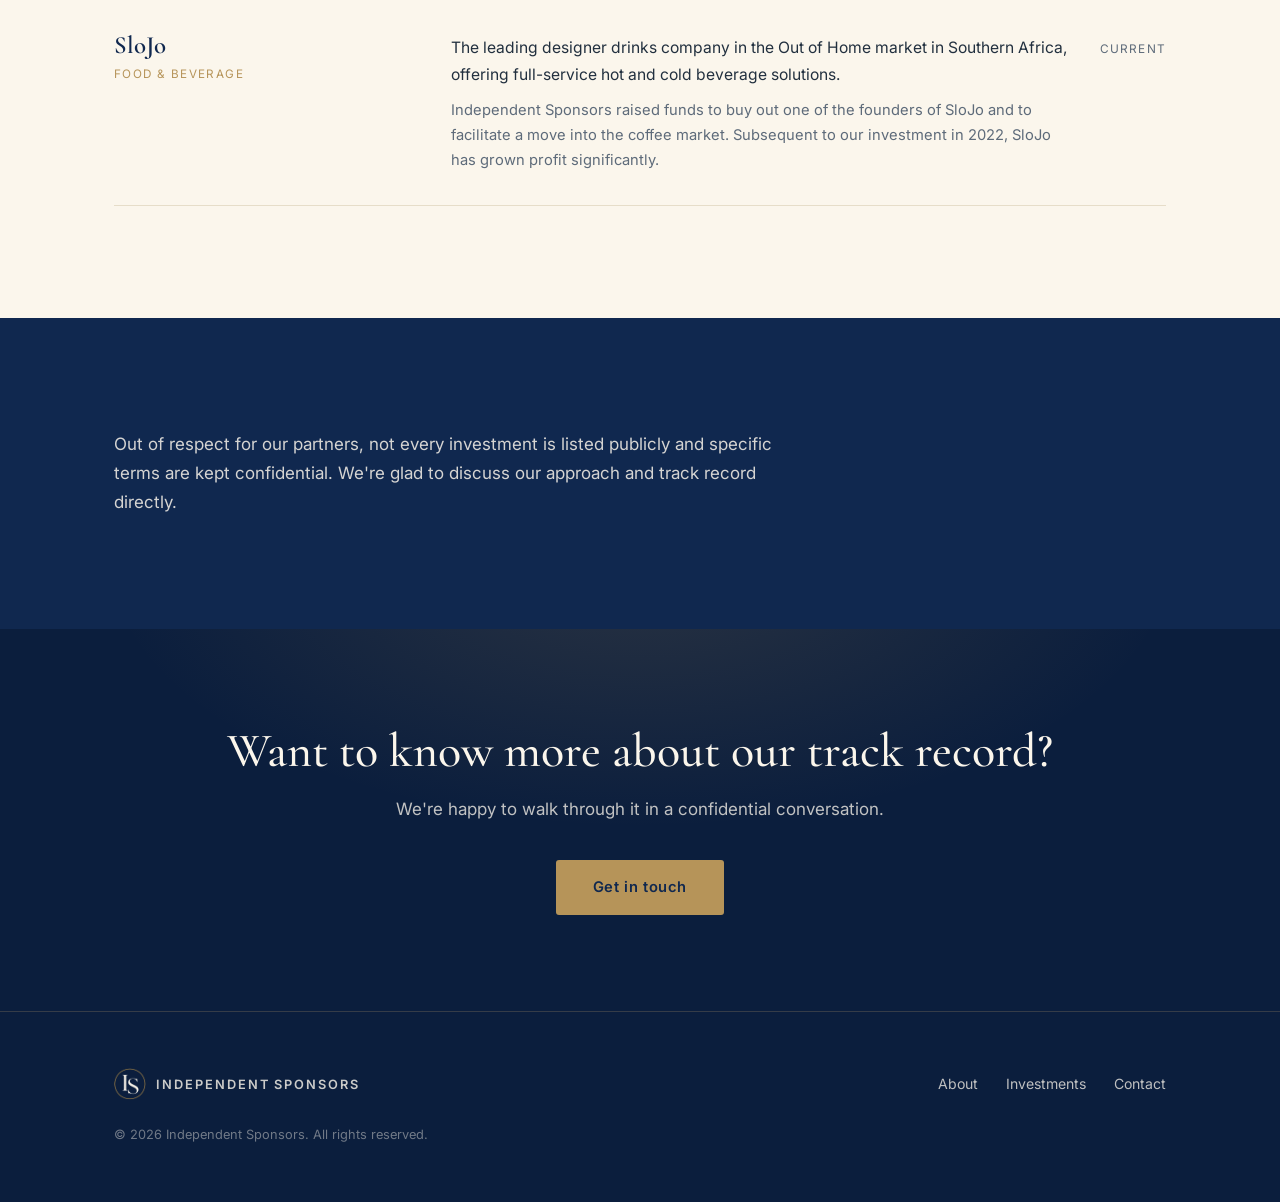
<file: investments.html>
<!DOCTYPE html>
<html lang="en">
<head>
  <meta charset="UTF-8" />
  <meta name="viewport" content="width=device-width, initial-scale=1.0, viewport-fit=cover" />
  <title>Investments — Independent Sponsors</title>
  <meta name="description" content="Selected investments and track record of Independent Sponsors." />
  <link rel="icon" href="images/logo-emblem.png" />
  <link rel="preconnect" href="https://fonts.googleapis.com" />
  <link rel="preconnect" href="https://fonts.gstatic.com" crossorigin />
  <link href="https://fonts.googleapis.com/css2?family=Cormorant+Garamond:ital,wght@0,400;0,500;0,600;1,400;1,500&family=Inter:wght@400;500;600&display=swap" rel="stylesheet" />
  <link rel="stylesheet" href="styles.css" />
</head>
<body>

  <header class="site-header">
    <div class="wrap nav">
      <a class="brand" href="index.html">
        <img class="emblem" src="images/logo-emblem-light.png" alt="" />
        <span class="wordmark">Independent Sponsors</span>
      </a>
      <button class="nav-toggle" aria-label="Menu" aria-expanded="false">&#9776;</button>
      <ul class="nav-links">
        <li><a href="index.html">Home</a></li>
        <li><a href="about.html">About</a></li>
        <li><a href="approach.html">Approach</a></li>
        <li><a href="investments.html" aria-current="page">Investments</a></li>
        <li><a href="contact.html">Contact</a></li>
      </ul>
    </div>
  </header>

  <div class="page-intro">
    <div class="wrap">
      <span class="eyebrow reveal">Investments</span>
      <h1 class="reveal d1">A selection of the businesses we've backed.</h1>
      <p class="reveal d2">Each represents a partnership — with owners, management, and capital partners who share our long view.</p>
    </div>
  </div>

  <section class="sec-cream">
    <div class="wrap">
      <div class="deals">

        <article class="deal reveal">
          <div>
            <h3>Blue Ocean Mussels</h3>
            <div class="sector">Aquaculture</div>
          </div>
          <div class="deal-desc">
            <p>South Africa's largest mussel farming and processing business, combining sustainable west-coast farming with growing export demand for an environmentally friendly source of protein.</p>
            <p>Independent Sponsors assisted in funding the consolidation of the two largest players in the industry.</p>
          </div>
          <div class="status">Current</div>
        </article>

        <article class="deal reveal">
          <div>
            <h3>CDF</h3>
            <div class="sector">Home security services</div>
          </div>
          <div class="deal-desc">
            <p>An armed-response and security-solutions provider serving the Western Cape, delivering monitoring, technical installations, and access control as a one-stop security offering.</p>
            <p>Independent Sponsors provided funding for the merger of two smaller businesses. Subsequent to our investment in 2023, CDF has grown significantly, and in 2026 Independent Sponsors partnered in the buy-out of the controlling shareholder.</p>
          </div>
          <div class="status">Current</div>
        </article>

        <article class="deal reveal">
          <div>
            <h3>Intersect HP</h3>
            <div class="sector">Business process outsourcing</div>
          </div>
          <div class="deal-desc">
            <p>A Cape Town–based BPO business delivering outbound sales, customer onboarding, and support services to international clients — hard-currency earnings off a Rand cost base.</p>
            <p>Independent Sponsors provided early-stage funding in 2021. The business was subsequently purchased by Telus, generating 3x returns for our investors.</p>
          </div>
          <div class="status">Exited</div>
        </article>

        <article class="deal reveal">
          <div>
            <h3>MagicOrange</h3>
            <div class="sector">IT cost transparency software</div>
          </div>
          <div class="deal-desc">
            <p>MagicOrange has developed a suite of SaaS products that allow large enterprises to understand, manage, and allocate their IT budgets.</p>
            <p>Independent Sponsors provided the first two rounds of external VC funding to MagicOrange and managed the process of moving the head office of the business to the UK. A number of our initial investors in MagicOrange have exited, realising a 4x return on their investment.</p>
          </div>
          <div class="status">Current</div>
        </article>

        <article class="deal reveal">
          <div>
            <h3>SloJo</h3>
            <div class="sector">Food &amp; beverage</div>
          </div>
          <div class="deal-desc">
            <p>The leading designer drinks company in the Out of Home market in Southern Africa, offering full-service hot and cold beverage solutions.</p>
            <p>Independent Sponsors raised funds to buy out one of the founders of SloJo and to facilitate a move into the coffee market. Subsequent to our investment in 2022, SloJo has grown profit significantly.</p>
          </div>
          <div class="status">Current</div>
        </article>

      </div>
    </div>
  </section>

  <section class="sec-navy">
    <div class="wrap">
      <div class="prose reveal">
        <p>Out of respect for our partners, not every investment is listed publicly and specific terms are kept confidential. We're glad to discuss our approach and track record directly.</p>
      </div>
    </div>
  </section>

  <section class="cta-band">
    <div class="wrap">
      <h2 class="reveal">Want to know more about our track record?</h2>
      <p class="reveal d1">We're happy to walk through it in a confidential conversation.</p>
      <a class="btn reveal d2" href="contact.html">Get in touch</a>
    </div>
  </section>

  <footer class="site-footer">
    <div class="wrap footer-inner">
      <div class="footer-brand">
        <img class="emblem" src="images/logo-emblem-light.png" alt="" />
        <span>Independent Sponsors</span>
      </div>
      <ul class="footer-links">
        <li><a href="about.html">About</a></li>
        <li><a href="investments.html">Investments</a></li>
        <li><a href="contact.html">Contact</a></li>
      </ul>
    </div>
    <div class="wrap" style="margin-top:1.5rem;font-size:0.8rem;opacity:0.7">&copy; <span id="year"></span> Independent Sponsors. All rights reserved.</div>
  </footer>

  <script src="main.js"></script>
  <script>document.getElementById("year").textContent = new Date().getFullYear();</script>
</body>
</html>
</file>
<file: styles.css>
/* =========================================================
   Independent Sponsors — brand refresh
   Palette (from the IS signature):
     Navy      #10284F   base / dark sections
     Navy-2    #1B3A61   lifted navy
     Gold      #B69459   accent — rules, emblem, detail
     Gold-soft #C9A86E
     Cream     #FBF6EC   light sections
     Ink       #22303F   body text on cream
     Slate     #5E6B7A   muted text
   Type: Cormorant Garamond (display serif) · Inter (body/UI)
   Motion: scroll-reveal slide-ups, staggered; hero load sequence.
   ========================================================= */

:root {
  --navy:    #10284F;
  --navy-2:  #1B3A61;
  --navy-3:  #0B1E3D;
  --gold:    #B69459;
  --gold-soft:#C9A86E;
  --cream:   #FBF6EC;
  --cream-2: #F4ECDC;
  --ink:     #22303F;
  --slate:   #5E6B7A;
  --line-cream: #E6DDC9;
  --line-navy: rgba(201,168,110,0.22);

  --maxw: 1180px;
  --gutter: clamp(1.25rem, 5vw, 5rem);

  --serif: "Cormorant Garamond", Georgia, "Times New Roman", serif;
  --sans:  "Inter", -apple-system, BlinkMacSystemFont, "Segoe UI", sans-serif;

  color-scheme: light;
}

* { box-sizing: border-box; margin: 0; padding: 0; }
html { scroll-behavior: smooth; }

body {
  font-family: var(--sans);
  color: var(--ink);
  background: var(--cream);
  line-height: 1.7;
  font-size: 17px;
  -webkit-font-smoothing: antialiased;
  overflow-x: hidden;
}

@media (prefers-reduced-motion: reduce) {
  html { scroll-behavior: auto; }
  *, *::before, *::after { animation: none !important; transition: none !important; }
  .reveal { opacity: 1 !important; transform: none !important; }
}

/* ---------- Layout helpers ---------- */
.wrap { max-width: var(--maxw); margin-inline: auto; padding-inline: var(--gutter); }

/* Scroll-reveal system */
.reveal {
  opacity: 0;
  transform: translateY(26px);
  transition: opacity 0.9s cubic-bezier(0.22,0.61,0.36,1),
              transform 0.9s cubic-bezier(0.22,0.61,0.36,1);
  will-change: opacity, transform;
}
.reveal.in { opacity: 1; transform: none; }
.reveal.d1 { transition-delay: 0.08s; }
.reveal.d2 { transition-delay: 0.16s; }
.reveal.d3 { transition-delay: 0.24s; }
.reveal.d4 { transition-delay: 0.32s; }

.eyebrow {
  font-family: var(--sans);
  font-size: 0.74rem; font-weight: 600;
  letter-spacing: 0.2em; text-transform: uppercase;
  color: var(--gold);
  display: inline-flex; align-items: center; gap: 0.7rem;
  margin-bottom: 1.4rem;
}
.eyebrow::before { content: ""; width: 30px; height: 1px; background: var(--gold); display: inline-block; }

/* ---------- Header / nav ---------- */
.site-header {
  position: sticky; top: env(safe-area-inset-top, 0px); z-index: 60;
  background: color-mix(in srgb, var(--navy) 90%, transparent);
  backdrop-filter: blur(10px);
  border-bottom: 1px solid var(--line-navy);
}
.nav { display: flex; align-items: center; justify-content: space-between; height: 82px; }
.brand { display: flex; align-items: center; gap: 0.7rem; text-decoration: none; }
.brand .emblem { width: 40px; height: 40px; flex: none; display: block; }
.brand .wordmark {
  font-family: var(--sans); font-weight: 600; font-size: 0.9rem;
  letter-spacing: 0.17em; text-transform: uppercase; color: var(--cream);
  white-space: nowrap;
}
@media (max-width: 460px){ .brand .wordmark{ font-size: 0.74rem; letter-spacing: 0.12em; } }

.nav-links { display: flex; gap: 2.2rem; list-style: none; align-items: center; }
.nav-links a {
  font-size: 0.9rem; font-weight: 500; color: rgba(251,246,236,0.72);
  text-decoration: none; letter-spacing: 0.01em; position: relative;
  transition: color 0.25s ease; padding: 0.25rem 0;
}
.nav-links a::after {
  content: ""; position: absolute; left: 0; bottom: -2px; height: 1px; width: 0;
  background: var(--gold); transition: width 0.3s ease;
}
.nav-links a:hover, .nav-links a[aria-current="page"] { color: var(--cream); }
.nav-links a:hover::after, .nav-links a[aria-current="page"]::after { width: 100%; }
.nav-toggle { display: none; background: none; border: 0; cursor: pointer; color: var(--cream); }

@media (max-width: 760px) {
  .nav-links {
    position: absolute; top: 82px; left: 0; right: 0;
    flex-direction: column; gap: 0; background: var(--navy);
    border-bottom: 1px solid var(--line-navy);
    max-height: 0; overflow: hidden; transition: max-height 0.35s ease;
  }
  .nav-links.open { max-height: 360px; }
  .nav-links li { width: 100%; border-top: 1px solid var(--line-navy); }
  .nav-links a { display: block; padding: 1rem var(--gutter); }
  .nav-links a::after { display: none; }
  .nav-toggle { display: block; font-size: 1.4rem; }
}

/* ---------- Hero ---------- */
.hero {
  position: relative; background: var(--navy); color: var(--cream);
  padding: clamp(5rem, 13vw, 9rem) 0 clamp(4.5rem, 11vw, 8rem);
  overflow: hidden;
}
.hero::before {
  content: ""; position: absolute; inset: 0;
  background:
    radial-gradient(130% 90% at 82% -5%, rgba(182,148,89,0.20), transparent 55%),
    radial-gradient(80% 60% at 10% 110%, rgba(27,58,97,0.9), transparent 60%);
  pointer-events: none;
}
/* faint large emblem watermark */
.hero .hero-mark {
  position: absolute; right: clamp(20px, 6vw, 80px); top: 50%;
  transform: translateY(-50%); width: min(46vw, 520px); height: auto;
  opacity: 0.06; pointer-events: none; z-index: 0;
}
.hero .wrap { position: relative; z-index: 1; }
.hero-emblem { width: 220px; height: 220px; margin-bottom: 2rem; display: block; }
.hero h1 {
  font-family: var(--serif); font-weight: 500;
  font-size: clamp(2.8rem, 7vw, 5.4rem); line-height: 1.02;
  letter-spacing: -0.01em; max-width: 15ch; margin-bottom: 1.75rem;
}
.hero h1 .accent { color: var(--gold-soft); font-style: italic; }
.hero .lede {
  font-size: clamp(1.08rem, 2vw, 1.3rem); line-height: 1.6;
  color: rgba(251,246,236,0.82); max-width: 54ch;
}
.hero-meta {
  margin-top: 3.25rem; padding-top: 2rem;
  border-top: 1px solid var(--line-navy);
  display: flex; flex-wrap: wrap; gap: 2.75rem;
}
.hero-meta dt { font-size: 0.7rem; letter-spacing: 0.17em; text-transform: uppercase; color: var(--gold); margin-bottom: 0.45rem; }
.hero-meta dd { font-family: var(--serif); font-size: 1.4rem; font-weight: 500; }

/* ---------- Section rhythm ---------- */
section { padding: clamp(4rem, 9vw, 7rem) 0; }
.sec-navy { background: var(--navy); color: var(--cream); }
.sec-cream { background: var(--cream); color: var(--ink); }
.sec-navy .eyebrow, .sec-cream .eyebrow { color: var(--gold); }

.section-head { max-width: 62ch; margin-bottom: 3.25rem; }
.section-head h2 {
  font-family: var(--serif); font-weight: 500;
  font-size: clamp(2rem, 4.5vw, 3.2rem); line-height: 1.08;
  letter-spacing: -0.01em; margin-bottom: 1.1rem;
}
.sec-navy .section-head h2 { color: var(--cream); }
.sec-cream .section-head h2 { color: var(--navy); }
.section-head p { font-size: 1.12rem; }
.sec-navy .section-head p { color: rgba(251,246,236,0.72); }
.sec-cream .section-head p { color: var(--slate); }

.prose p { max-width: 64ch; margin-bottom: 1.3rem; }
.prose p:last-child { margin-bottom: 0; }
.sec-navy .prose p { color: rgba(251,246,236,0.84); }
.sec-cream .prose p { color: var(--ink); }

/* ---------- Principals ---------- */
.people { display: grid; grid-template-columns: repeat(2, 1fr); gap: clamp(2rem,5vw,4rem); }
@media (max-width: 760px){ .people{ grid-template-columns: 1fr; gap: 3rem; } }
.person .portrait {
  width: 100%; aspect-ratio: 4/5; border-radius: 4px;
  background: var(--cream-2) center/cover no-repeat;
  margin-bottom: 1.5rem; border: 1px solid var(--line-cream);
  position: relative;
}
.person .portrait::after {
  content: ""; position: absolute; left: 14px; bottom: 14px; width: 34px; height: 34px;
  border-left: 2px solid var(--gold); border-bottom: 2px solid var(--gold);
}
.sec-navy .person .portrait { border-color: var(--line-navy); background-color: var(--navy-2); }
.person h3 { font-family: var(--serif); font-weight: 600; font-size: 1.7rem; line-height: 1.1; }
.sec-navy .person h3 { color: var(--cream); }
.sec-cream .person h3 { color: var(--navy); }
.person .role { font-size: 0.76rem; letter-spacing: 0.14em; text-transform: uppercase; color: var(--gold); margin: 0.5rem 0 1.1rem; }
.person p { font-size: 0.98rem; margin-bottom: 0.9rem; }
.sec-navy .person p { color: rgba(251,246,236,0.82); }
.sec-cream .person p { color: var(--ink); }
.person a.profile { font-size: 0.85rem; color: var(--gold); text-decoration: none; border-bottom: 1px solid transparent; transition: border-color 0.25s; }
.person a.profile:hover { border-color: var(--gold); }

/* ---------- Model / value cards ---------- */
.cards { display: grid; grid-template-columns: repeat(3, 1fr); gap: 1.5rem; }
@media (max-width: 860px){ .cards{ grid-template-columns: 1fr; gap: 1.25rem; } }
.card {
  padding: 2rem 1.9rem; border-radius: 6px;
  border: 1px solid var(--line-navy); background: rgba(255,255,255,0.03);
  transition: transform 0.4s cubic-bezier(0.22,0.61,0.36,1), border-color 0.4s, background 0.4s;
}
.sec-cream .card { border-color: var(--line-cream); background: #fff; }
.card:hover { transform: translateY(-4px); border-color: var(--gold); }
.card .kicker { font-size: 0.72rem; letter-spacing: 0.15em; text-transform: uppercase; color: var(--gold); margin-bottom: 1rem; }
.card h3 { font-family: var(--serif); font-weight: 600; font-size: 1.5rem; margin-bottom: 0.6rem; line-height: 1.12; }
.sec-navy .card h3 { color: var(--cream); }
.sec-cream .card h3 { color: var(--navy); }
.card p { font-size: 0.96rem; }
.sec-navy .card p { color: rgba(251,246,236,0.78); }
.sec-cream .card p { color: var(--ink); }

/* ---------- Facts / criteria ---------- */
.facts { display: grid; grid-template-columns: repeat(3, 1fr); gap: 1px; background: var(--line-cream); border: 1px solid var(--line-cream); border-radius: 6px; overflow: hidden; }
.sec-navy .facts { background: var(--line-navy); border-color: var(--line-navy); }
@media (max-width: 760px){ .facts{ grid-template-columns: 1fr; } }
.facts > div { padding: 1.9rem; background: var(--cream); }
.sec-navy .facts > div { background: var(--navy); }
.facts dt { font-size: 0.7rem; letter-spacing: 0.15em; text-transform: uppercase; color: var(--gold); margin-bottom: 0.6rem; }
.facts dd { font-family: var(--serif); font-size: 1.5rem; font-weight: 500; line-height: 1.2; }
.sec-cream .facts dd { color: var(--navy); }
.sec-navy .facts dd { color: var(--cream); }

/* ---------- Process steps (real sequence → numbers justified) ---------- */
.steps { display: grid; grid-template-columns: repeat(3, 1fr); gap: 2.75rem; }
@media (max-width: 760px){ .steps{ grid-template-columns: 1fr; gap: 2rem; } }
.step .num { font-family: var(--serif); font-size: 2.4rem; font-weight: 500; color: var(--gold); line-height: 1; display: block; margin-bottom: 0.9rem; }
.step h3 { font-family: var(--serif); font-weight: 600; font-size: 1.4rem; margin-bottom: 0.5rem; }
.sec-cream .step h3 { color: var(--navy); }
.sec-navy .step h3 { color: var(--cream); }
.step p { font-size: 0.97rem; }
.sec-cream .step p { color: var(--ink); }
.sec-navy .step p { color: rgba(251,246,236,0.8); }

/* ---------- Investments ---------- */
.deals { border-top: 1px solid var(--line-cream); }
.sec-navy .deals { border-top-color: var(--line-navy); }
.deal {
  display: grid; grid-template-columns: 1fr 2fr auto; gap: 1.5rem; align-items: baseline;
  padding: 2rem 0; border-bottom: 1px solid var(--line-cream);
  transition: padding-left 0.4s ease;
}
.sec-navy .deal { border-bottom-color: var(--line-navy); }
.deal:hover { padding-left: 0.6rem; }
@media (max-width: 760px){ .deal{ grid-template-columns: 1fr; gap: 0.5rem; } }
.deal h3 { font-family: var(--serif); font-weight: 600; font-size: 1.55rem; line-height: 1.1; }
.sec-cream .deal h3 { color: var(--navy); }
.sec-navy .deal h3 { color: var(--cream); }
.deal .sector { font-size: 0.73rem; letter-spacing: 0.12em; text-transform: uppercase; color: var(--gold); margin-top: 0.35rem; }
.deal-desc p { font-size: 0.98rem; margin-bottom: 0.6rem; }
.deal-desc p:last-child { margin-bottom: 0; }
.sec-cream .deal-desc p { color: var(--ink); }
.sec-navy .deal-desc p { color: rgba(251,246,236,0.82); }
.deal-desc p + p { font-size: 0.92rem; }
.sec-cream .deal-desc p + p { color: var(--slate); }
.sec-navy .deal-desc p + p { color: rgba(251,246,236,0.62); }
.deal .status { font-size: 0.74rem; letter-spacing: 0.1em; text-transform: uppercase; white-space: nowrap; justify-self: end; color: var(--slate); }
.sec-navy .deal .status { color: rgba(251,246,236,0.6); }
@media (max-width: 760px){ .deal .status{ justify-self: start; margin-top: 0.3rem; } }

/* ---------- Contact ---------- */
.contact-grid { display: grid; grid-template-columns: 1.2fr 1fr; gap: clamp(2rem,5vw,4rem); align-items: start; }
@media (max-width: 760px){ .contact-grid{ grid-template-columns: 1fr; gap: 2rem; } }
.contact-card { border: 1px solid var(--line-navy); border-radius: 6px; padding: 2.25rem; background: rgba(255,255,255,0.03); }
.contact-card dl div { margin-bottom: 1.5rem; }
.contact-card dl div:last-child { margin-bottom: 0; }
.contact-card dt { font-size: 0.7rem; letter-spacing: 0.15em; text-transform: uppercase; color: var(--gold); margin-bottom: 0.35rem; }
.contact-card dd { font-size: 1.02rem; color: var(--cream); }
.contact-card dd a { color: var(--cream); text-decoration: none; border-bottom: 1px solid var(--line-navy); transition: border-color 0.25s; }
.contact-card dd a:hover { border-color: var(--gold); }

/* ---------- CTA band ---------- */
.cta-band { background: var(--navy-3); color: var(--cream); text-align: center; padding: clamp(4rem,9vw,6rem) 0; position: relative; overflow: hidden; }
.cta-band::before { content:""; position:absolute; inset:0; background: radial-gradient(70% 120% at 50% -20%, rgba(182,148,89,0.18), transparent 60%); pointer-events:none; }
.cta-band .wrap { position: relative; z-index: 1; }
.cta-band h2 { font-family: var(--serif); font-weight: 500; font-size: clamp(2rem,4.5vw,3rem); margin-bottom: 1.1rem; line-height: 1.1; }
.cta-band p { color: rgba(251,246,236,0.76); margin-bottom: 2.25rem; }
.btn {
  display: inline-block; font-family: var(--sans); font-weight: 600; font-size: 0.92rem;
  letter-spacing: 0.04em; background: var(--gold); color: var(--navy);
  padding: 0.95rem 2.3rem; border-radius: 3px; text-decoration: none;
  transition: background 0.3s ease, transform 0.2s ease;
}
.btn:hover { background: var(--gold-soft); transform: translateY(-2px); }
.btn-ghost { background: transparent; color: var(--cream); border: 1px solid var(--gold); }
.btn-ghost:hover { background: rgba(182,148,89,0.12); }

/* ---------- Interior page intro ---------- */
.page-intro { background: var(--navy); color: var(--cream); position: relative; overflow: hidden;
  padding: clamp(4.5rem,10vw,7rem) 0 clamp(3.5rem,7vw,5rem); }
.page-intro::before { content:""; position:absolute; inset:0;
  background: radial-gradient(120% 90% at 85% -10%, rgba(182,148,89,0.16), transparent 55%); pointer-events:none; }
.page-intro .wrap { position: relative; z-index: 1; }
.page-intro h1 { font-family: var(--serif); font-weight: 500;
  font-size: clamp(2.4rem,6vw,4rem); line-height: 1.04; letter-spacing: -0.01em;
  max-width: 18ch; margin-bottom: 1.1rem; color: var(--cream); }
.page-intro p { font-size: 1.18rem; max-width: 56ch; color: rgba(251,246,236,0.78); }

/* ---------- Footer ---------- */
.site-footer { background: var(--navy-3); color: rgba(251,246,236,0.6); padding: 3.5rem 0; font-size: 0.88rem; border-top: 1px solid var(--line-navy); }
.footer-inner { display: flex; justify-content: space-between; flex-wrap: wrap; gap: 1.5rem; align-items: center; }
.footer-brand { display: flex; align-items: center; gap: 0.65rem; }
.footer-brand .emblem { width: 32px; height: 32px; }
.footer-brand span { font-family: var(--sans); font-weight: 600; letter-spacing: 0.15em; text-transform: uppercase; font-size: 0.8rem; color: rgba(251,246,236,0.8); }
.footer-links { display: flex; gap: 1.75rem; list-style: none; }
.footer-links a { color: rgba(251,246,236,0.75); text-decoration: none; }
.footer-links a:hover { color: var(--gold); }

a:focus-visible, button:focus-visible, .btn:focus-visible { outline: 2px solid var(--gold); outline-offset: 3px; border-radius: 2px; }
</file>
